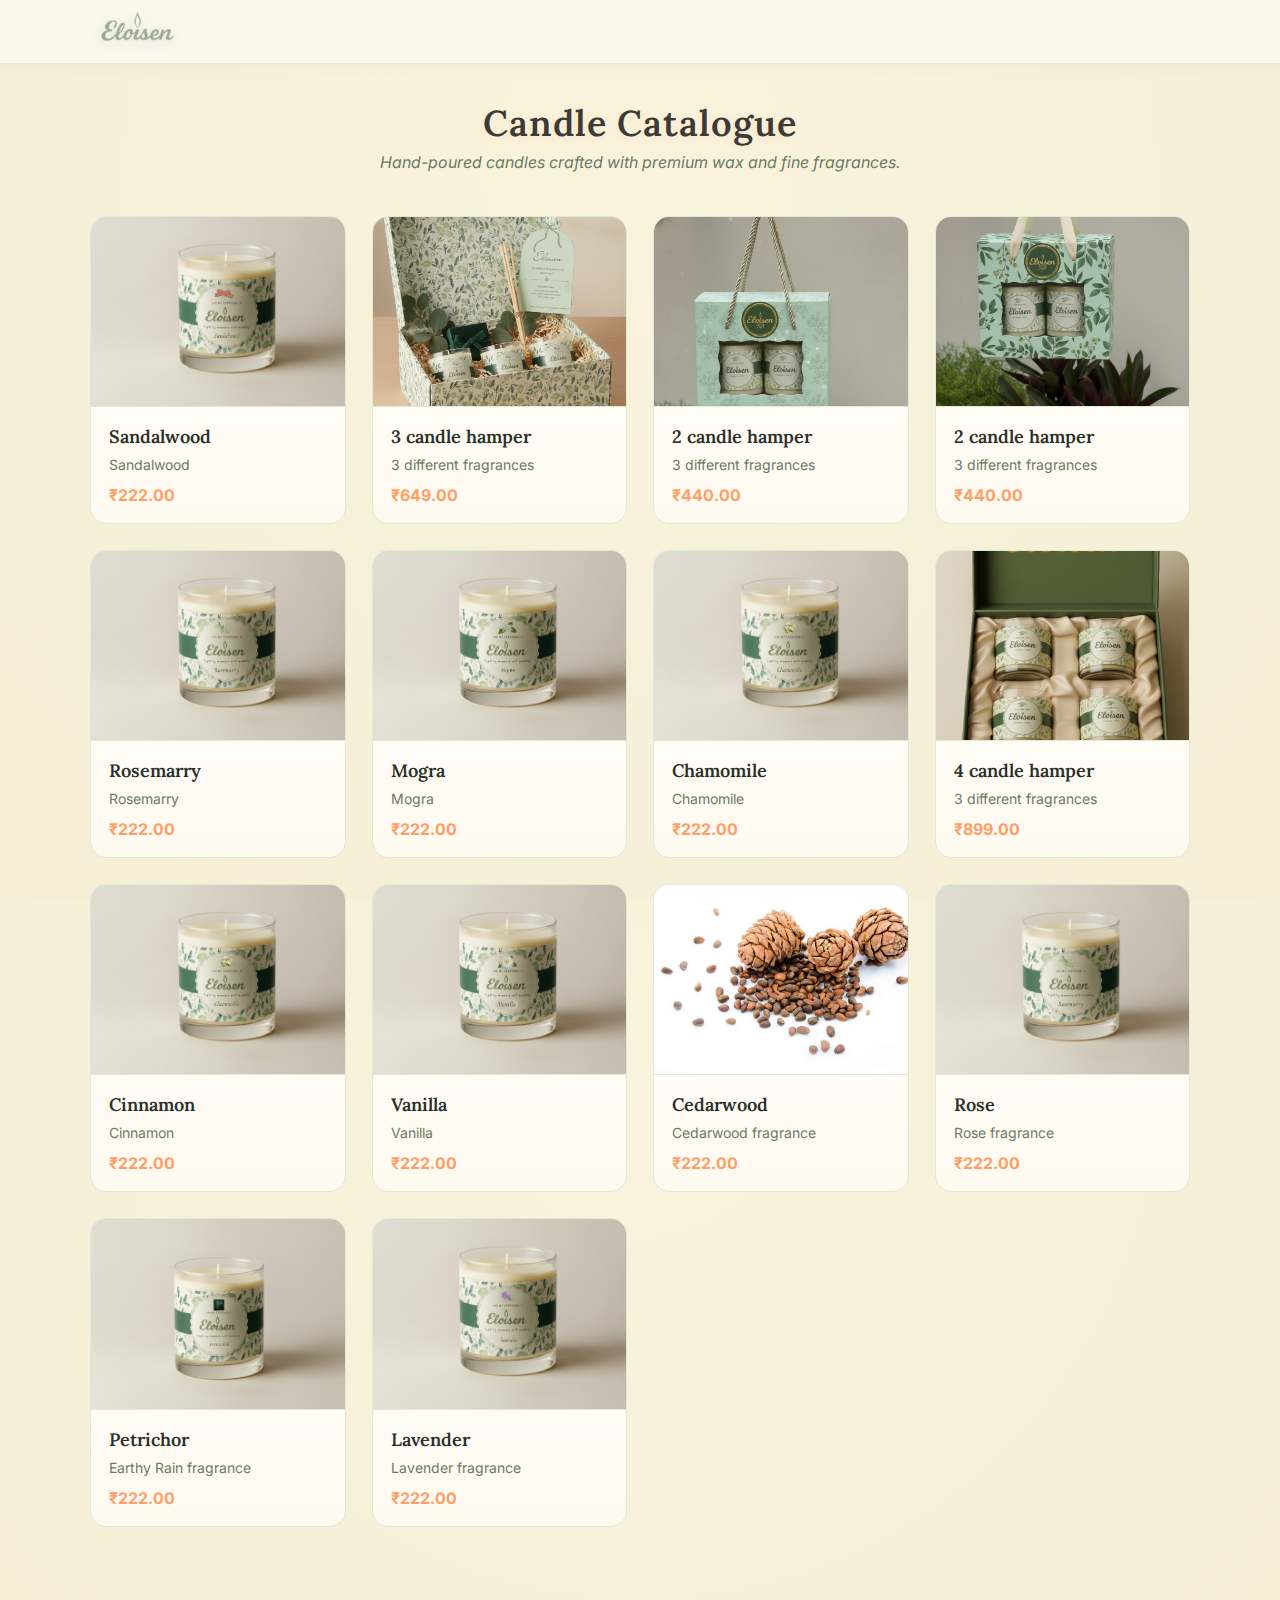
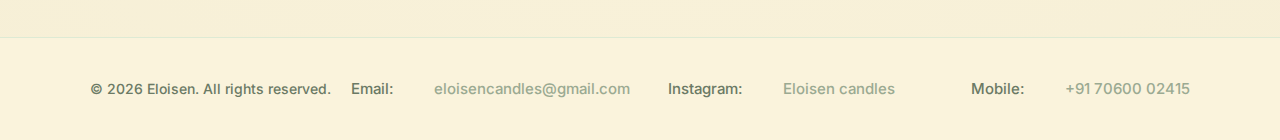
<file: index.html>
<!doctype html>
<html lang="en">
<head>
    <meta charset="utf-8">
    <meta name="viewport" content="width=device-width, initial-scale=1">
    <title>Eloisen Candle Catalogue</title>
    <link rel="preconnect" href="https://fonts.googleapis.com">
    <link rel="preconnect" href="https://fonts.gstatic.com" crossorigin>
    <link href="https://fonts.googleapis.com/css2?family=Inter:wght@400;500;600;700&display=swap" rel="stylesheet">
    <link rel="stylesheet" href="assets/styles.css">
    <meta name="description" content="Discover Eloisen candles: curated fragrances, elegant vessels, and thoughtful design.">
</head>
<body>
    <header class="site-header">
        <div class="container header-inner">
            <a class="brand" href="./">
                <img class="brand-logo" src="assets/images/logo.png" alt="Eloisen logo" width="50" height="50">
               
            </a>
           
        </div>
    </header>

    <main class="container">
        <section class="intro">
            <h2 class="intro-title">Candle Catalogue</h2>
            <p class="intro-subtitle">Hand-poured candles crafted with premium wax and fine fragrances.</p>
        </section>

        <section id="product-grid" class="grid"></section>
    </main>


<footer class="site-footer">
    <div class="container footer-content">
        <div class="footer-meta">
            © <span id="year"></span> Eloisen. All rights reserved.
        </div>
        <div class="footer-contact">
            <span class="footer-label">Email:</span>
            <a class="footer-link" href="mailto:eloisencandles@gmail.com">eloisencandles@gmail.com</a>
            <span class="footer-label">Instagram:</span>
            <a class="footer-link" href="https://www.instagram.com/eloisencandles" target="_blank" rel="noopener">Eloisen candles</a>
            <br>
            <br>
            <span class="footer-label">Mobile:</span>
            <a class="footer-link" href="tel:+9170600 02415">+91 70600 02415</a>
        </div>
    </div>
</footer>

    <script src="assets/app.js" defer></script>
</body>
</html>
</file>
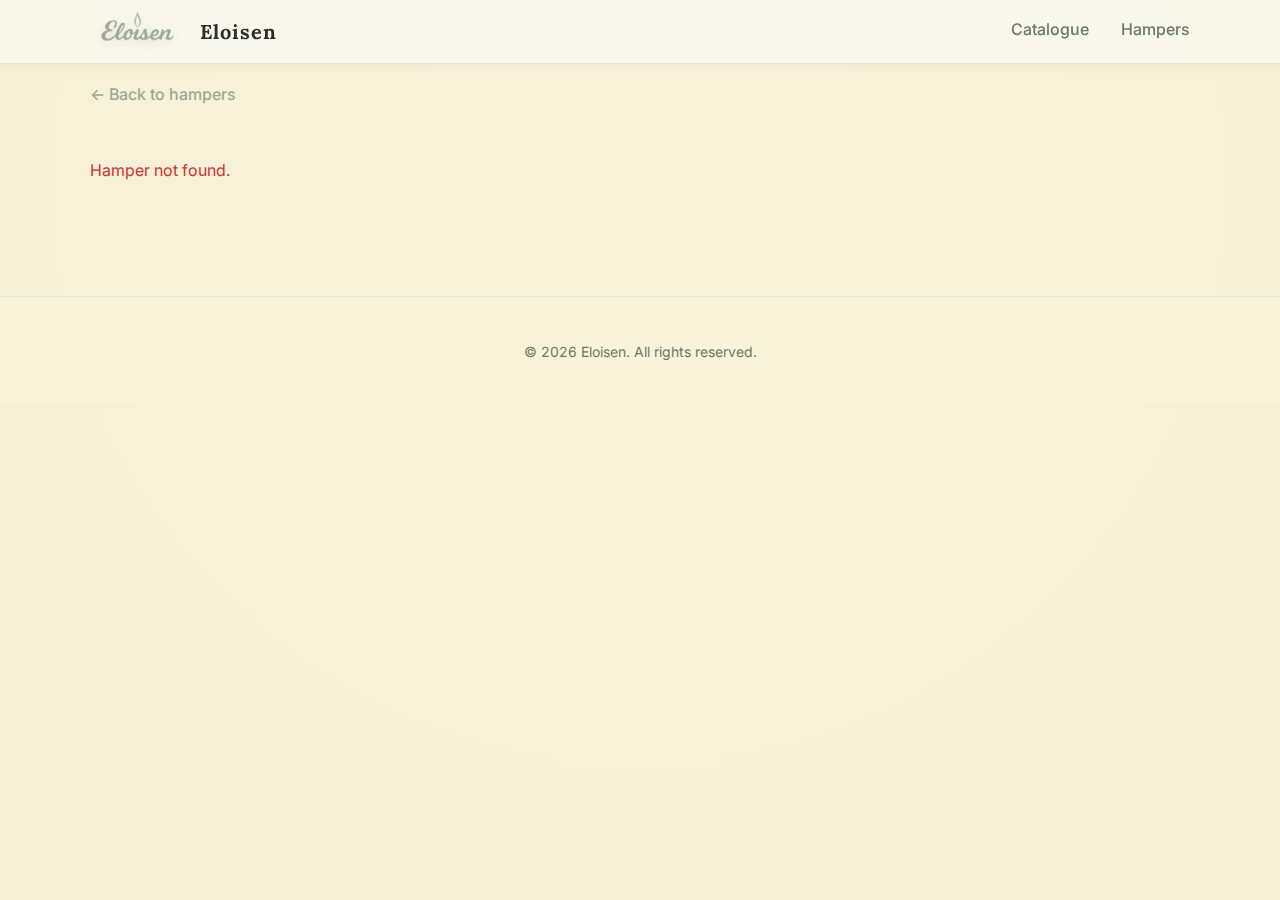
<file: hamper-detail.html>
<!doctype html>
<html lang="en">
<head>
    <meta charset="utf-8">
    <meta name="viewport" content="width=device-width, initial-scale=1">
    <title>Hamper Details</title>
    <link rel="preconnect" href="https://fonts.googleapis.com">
    <link rel="preconnect" href="https://fonts.gstatic.com" crossorigin>
    <link href="https://fonts.googleapis.com/css2?family=Inter:wght@400;500;600;700&display=swap" rel="stylesheet">
    <link rel="stylesheet" href="assets/styles.css">
    <meta name="description" content="Eloisen hamper details">
</head>
<body>
    <header class="site-header">
        <div class="container header-inner">
            <a class="brand" href="./">
                <img class="brand-logo" src="assets/images/logo.png" alt="Eloisen logo" width="64" height="64">
                <span class="brand-text">Eloisen</span>
            </a>
            <nav class="nav">
                <a class="nav-link" href="index.html">Catalogue</a>
                <a class="nav-link" href="hampers.html">Hampers</a>
            </nav>
        </div>
    </header>
    <main class="container">
        <a class="back-link" href="hampers.html">← Back to hampers</a>
        <section id="hamper-detail" class="product-detail"></section>
    </main>
    <footer class="site-footer">
        <div class="container">
            <p>© <span id="year"></span> Eloisen. All rights reserved.</p>
        </div>
    </footer>
    <script src="assets/hamper-detail.js" defer></script>
</body>
</html>
</file>
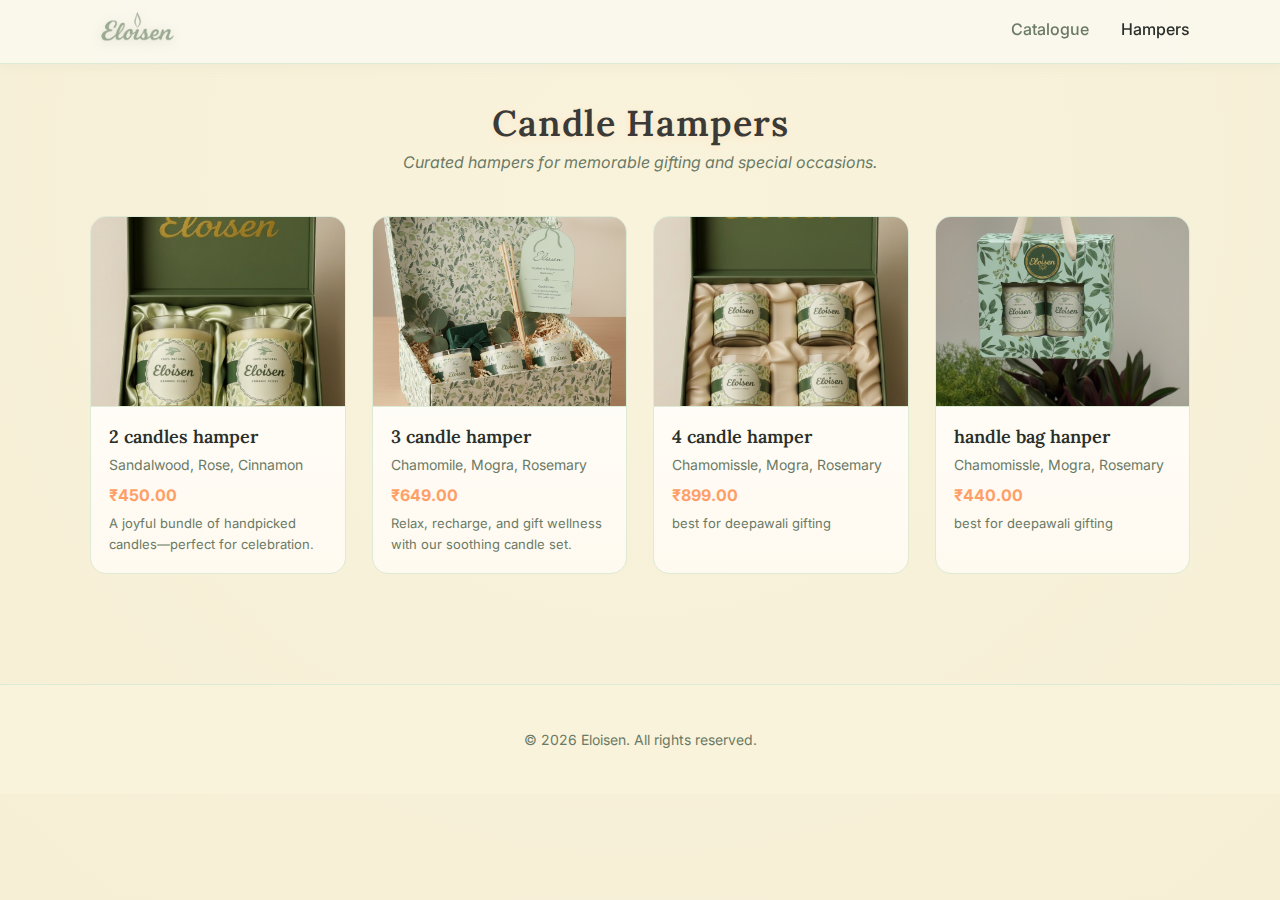
<file: hampers.html>
<!doctype html>
<html lang="en">
<head>
    <meta charset="utf-8">
    <meta name="viewport" content="width=device-width, initial-scale=1">
    <title>Eloisen Hampers</title>
    <link rel="preconnect" href="https://fonts.googleapis.com">
    <link rel="preconnect" href="https://fonts.gstatic.com" crossorigin>
    <link href="https://fonts.googleapis.com/css2?family=Inter:wght@400;500;600;700&display=swap" rel="stylesheet">
    <link rel="stylesheet" href="assets/styles.css">
    <meta name="description" content="Discover Eloisen hampers: curated candle gifts for special occasions.">
</head>
<body>
    <header class="site-header">
        <div class="container header-inner">
            <a class="brand" href="./">
                <img class="brand-logo" src="assets/images/logo.png" alt="Eloisen logo" width="64" height="64">
            </a>
            <nav class="nav">
                <a class="nav-link" href="index.html">Catalogue</a>
                <a class="nav-link is-active" href="hampers.html">Hampers</a>
            </nav>
        </div>
    </header>

    <main class="container">
        <section class="intro">
            <h2 class="intro-title">Candle Hampers</h2>
            <p class="intro-subtitle">Curated hampers for memorable gifting and special occasions.</p>
        </section>
        <section id="hamper-grid" class="grid"></section>
    </main>

    <footer class="site-footer">
        <div class="container">
            <p>© <span id="year"></span> Eloisen. All rights reserved.</p>
        </div>
    </footer>

    <script src="assets/hampers.js" defer></script>
</body>
</html>
</file>
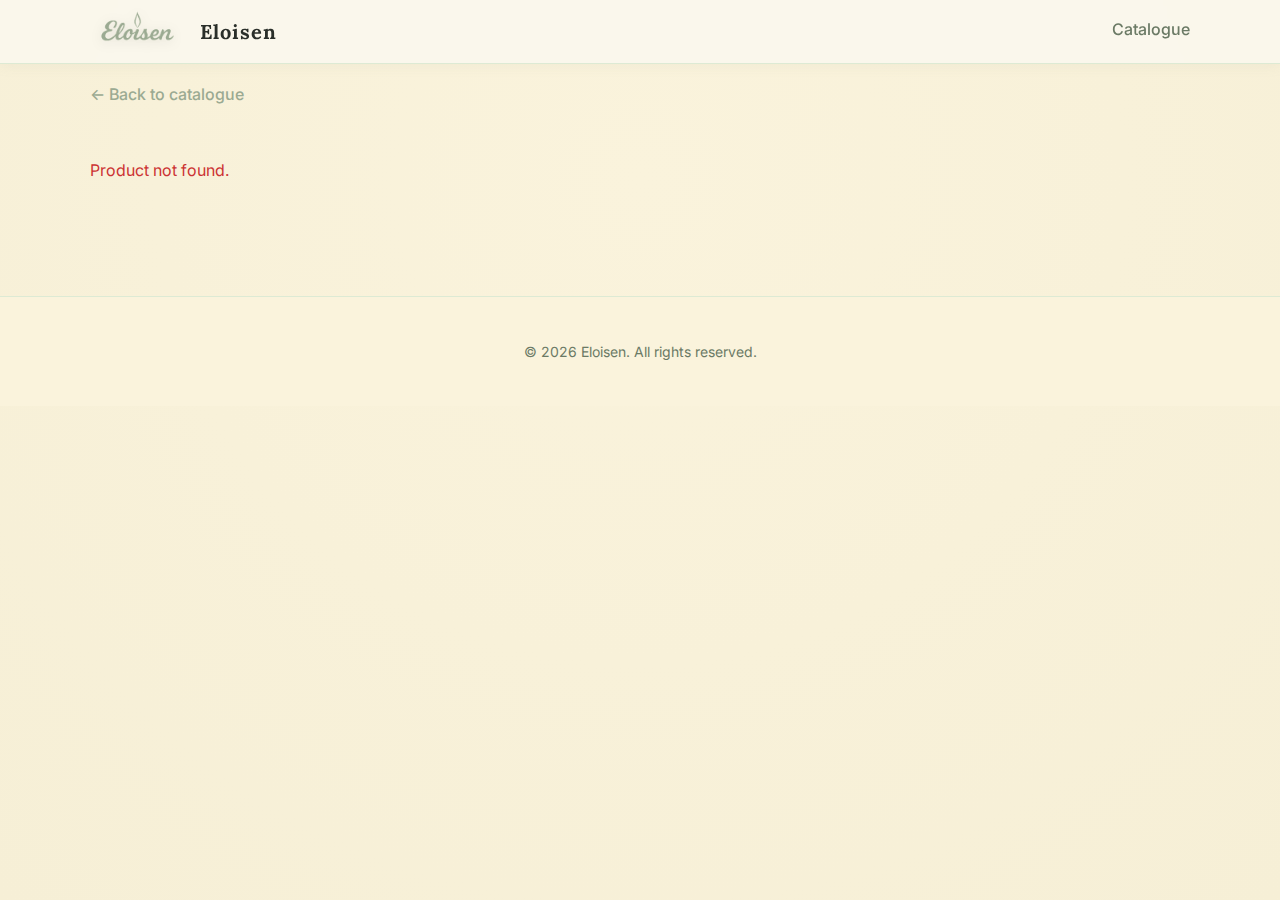
<file: product.html>
<!doctype html>
<html lang="en">
<head>
    <meta charset="utf-8">
    <meta name="viewport" content="width=device-width, initial-scale=1">
    <title>Eloisen Candle</title>
    <link rel="preconnect" href="https://fonts.googleapis.com">
    <link rel="preconnect" href="https://fonts.gstatic.com" crossorigin>
    <link href="https://fonts.googleapis.com/css2?family=Inter:wght@400;500;600;700&display=swap" rel="stylesheet">
    <link rel="stylesheet" href="assets/styles.css">
    <meta name="description" content="Eloisen candle details">
</head>
<body>
    <header class="site-header">
        <div class="container header-inner">
            <a class="brand" href="./">
                <img class="brand-logo" src="assets/images/logo.png" alt="Eloisen logo" width="28" height="28">
                <span class="brand-text">Eloisen</span>
            </a>
            <nav class="nav">
                <a class="nav-link" href="./">Catalogue</a>
            </nav>
        </div>
    </header>

    <main class="container">
        <a class="back-link" href="./">← Back to catalogue</a>
        <section id="product-detail" class="product-detail"></section>
    </main>

    <footer class="site-footer">
        <div class="container">
            <p>© <span id="year"></span> Eloisen. All rights reserved.</p>
        </div>
    </footer>

    <script src="assets/app.js" defer></script>
</body>
</html>
</file>
<file: assets/styles.css>
@import url('https://fonts.googleapis.com/css2?family=Inter:wght@400;500;600;700&family=Lora:wght@500;700&display=swap');

:root {
    --brand-green-muted: #9BAA92;
    --brand-green-pastel: #DDEAD4;
    --brand-beige-warm: #FAF3DC;
    --brand-glow: rgba(255, 190, 120, 0.25);
    --brand-flame: #FF9F68;
    --brand-dark: #3B3A36;

    --bg: var(--brand-beige-warm);
    --panel: #ffffff;
    --muted: #6b7a65;
    --text: #2a2f2a;
    --brand: var(--brand-green-muted);
    --border: var(--brand-green-pastel);
    --accent: var(--brand-green-muted);

    --font-sans: 'Inter', system-ui, -apple-system, sans-serif;
    --font-serif: 'Lora', serif;
}

@keyframes flicker {
    0%, 100% { box-shadow: 0 4px 20px 0 var(--brand-glow); }
    50% { box-shadow: 0 4px 25px 5px var(--brand-glow); }
}

@keyframes candle-glow {
    0%, 100% { background: radial-gradient(circle at 50% 20%, #FAF3DC, #F6EFD6); }
    50% { background: radial-gradient(circle at 50% 20%, #FFF3E2, #FAF3DC); }
}

* { box-sizing: border-box; }
html, body { height: 100%; }
body {
    margin: 0;
    font-family: var(--font-sans);
    color: var(--text);
    background: radial-gradient(circle at 50% 20%, #FAF3DC, #F6EFD6);
    animation: candle-glow 6s ease-in-out infinite alternate;
}

.container {
    width: min(1100px, 92%);
    margin: 0 auto;
}

.site-header {
    position: sticky;
    top: 0;
    z-index: 10;
    background: rgba(250, 248, 238, 0.85);
    backdrop-filter: blur(12px);
    border-bottom: 1px solid var(--border);
    box-shadow: 0 2px 12px rgba(155, 170, 146, 0.1);
}
.header-inner {
    display: flex;
    align-items: center;
    justify-content: space-between;
    padding: 14px 0;
}
.brand { display: inline-flex; align-items: center; gap: 10px; color: var(--text); text-decoration: none; }
.brand-text { font-weight: 700; letter-spacing: 1px; font-family: var(--font-serif); font-size: 20px; }
.brand-logo { width: 38px; height: 38px; object-fit: contain; display: block; filter: drop-shadow(0 2px 6px rgba(0,0,0,0.1)); }

.nav {
    display: flex;
    gap: 32px;
}
.nav-link {
    color: var(--muted);
    text-decoration: none;
    font-weight: 500;
    padding-bottom: 4px;
    border-bottom: 2px solid transparent;
    transition: color 0.3s ease, border-color 0.3s ease;
}
.nav-link:hover {
    color: var(--text);
    border-bottom-color: var(--brand);
}
.nav-link.is-active { color: var(--text); }

.intro { padding: 36px 0 16px; text-align: center; }
.intro-title {
    margin: 0 0 6px;
    font-size: 36px;
    font-family: var(--font-serif);
    letter-spacing: 1px;
    font-weight: 600;
    color: var(--brand-dark);
    text-shadow: 0 2px 8px rgba(255, 200, 150, 0.25);
}
.intro-subtitle { margin: 0; color: var(--muted); font-style: italic; }

.grid {
    display: grid;
    grid-template-columns: repeat(auto-fill, minmax(220px, 1fr));
    gap: 26px;
    padding: 28px 0 70px;
}

.card {
    background: linear-gradient(180deg, #ffffff 0%, #fffaf0 100%);
    border: 1px solid var(--border);
    border-radius: 16px;
    overflow: hidden;
    transition: transform 0.4s cubic-bezier(0.25, 0.46, 0.45, 0.94), 
                box-shadow 0.4s cubic-bezier(0.25, 0.46, 0.45, 0.94),
                border-color 0.4s ease;
}
.card:hover {
    transform: translateY(-8px);
    border-color: var(--brand);
    box-shadow: 0 14px 34px rgba(154, 170, 146, 0.25), 0 0 28px var(--brand-glow);
}
.card-link { color: inherit; text-decoration: none; display: block; height: 100%; }
.card-media {
    aspect-ratio: 4/3;
    width: 100%;
    object-fit: cover;
    display: block;
    border-bottom: 1px solid var(--border);
    transition: transform 0.5s ease;
}
.card:hover .card-media { transform: scale(1.05); }
.card-body { padding: 18px; display: grid; gap: 8px; }
.card-name { margin: 0; font-size: 18px; font-weight: 600; font-family: var(--font-serif); }
.card-fragrance { margin: 0; color: var(--muted); font-size: 14px; }
.card-price { margin: 4px 0 0; color: var(--brand-flame); font-weight: 700; font-size: 16px; }
.card-desc { margin: 0; color: var(--muted); font-size: 13px; line-height: 1.6; }

.product-detail { display: grid; grid-template-columns: 1fr; gap: 28px; padding: 28px 0 60px; }
@media (min-width: 860px) { .product-detail { grid-template-columns: 1.1fr 1fr; align-items: start; gap: 40px; } }

.detail-media {
    width: 100%;
    border-radius: 18px;
    border: 1px solid var(--border);
    display: block;
    box-shadow: 0 8px 24px rgba(154, 170, 146, 0.15), 0 0 20px rgba(255, 200, 150, 0.1);
}
.detail-title { 
    margin: 0 0 8px; 
    font-size: 38px; 
    font-family: var(--font-serif);
    font-weight: 600;
    color: var(--brand-dark);
    text-shadow: 0 2px 10px rgba(255, 190, 120, 0.3);
}
.detail-fragrance { margin: 0 0 10px; color: var(--muted); }
.detail-price { margin: 12px 0 16px; color: var(--brand-flame); font-weight: 700; font-size: 22px; }
.detail-desc { margin: 0 0 26px; color: var(--muted); line-height: 1.8; }

.btn {
    display: inline-block;
    background: linear-gradient(135deg, var(--brand-flame), var(--brand-green-muted));
    color: #fff;
    padding: 13px 26px;
    border: none;
    border-radius: 10px;
    font-weight: 600;
    text-decoration: none;
    cursor: pointer;
    transition: transform 0.3s ease, box-shadow 0.3s ease;
}
.btn:hover {
    transform: translateY(-3px);
    animation: flicker 1.6s infinite;
}

.meta { display: grid; gap: 8px; padding: 16px; background: rgba(255, 255, 255, 0.55); border: 1px solid var(--border); border-radius: 12px; }
.meta-row { display: flex; justify-content: space-between; color: var(--muted); font-size: 14px; }

.back-link { display: inline-block; margin: 20px 0 12px; color: var(--accent); text-decoration: none; font-weight: 500; }
.site-footer { border-top: 1px solid var(--border); color: var(--muted); margin-top: 50px; }
.site-footer .container { padding: 32px 0; text-align: center; font-size: 14px; }

@media (max-width: 599px) {
    .header-inner { padding: 10px 0; }
    .intro { padding: 20px 0 6px; }
    .intro-title, .detail-title { font-size: 26px; }
    .grid { grid-template-columns: 1fr 1fr; gap: 14px; }
    .card-body { padding: 14px; }
    .card-name { font-size: 16px; }
    .card-fragrance { font-size: 13px; }
    .card-price { font-size: 15px; }
}

@media (max-width: 380px) {
    .grid { grid-template-columns: 1fr; }
}
.site-header {
    min-height: 64px; /* Set your desired header height */
    height: 64px;     /* Or use the height you want */
    display: flex;
    align-items: center;
}

.header-inner {
    align-items: center;
}

.brand-logo {
    width: 100px;
    height: 100px;
    object-fit: contain;
    display: block;
}
.site-footer {
    border-top: 1px solid var(--border);
    background: var(--bg);
    color: var(--muted);
    font-size: 15px;
    width: 100%;
    margin-top: 40px;
}

.footer-content {
    display: flex;
    flex-wrap: wrap;
    justify-content: space-between;
    align-items: center;
    padding: 20px 0;
    gap: 10px;
}

.footer-meta {
    font-weight: 500;
    color: var(--muted);
}

.footer-contact {
    display: flex;
    gap: 16px;
    align-items: center;
    flex-wrap: wrap;
    font-size: 15px;
}

.footer-label {
    color: var(--muted);
    margin-right: 3px;
    font-weight: 500;
}

.footer-link {
    color: var(--brand);
    text-decoration: none;
    font-weight: 500;
    transition: color 0.18s;
}

.footer-link:hover {
    color: var(--accent);
    text-decoration: underline;
}

@media (max-width: 599px) {
    .footer-content {
        flex-direction: column;
        align-items: flex-start;
        gap: 8px;
    }
    .footer-contact {
        gap: 10px;
        font-size: 14px;
    }
}
.footer-contact {
    display: flex;
    gap: 38px;  /* Increased from 16px to 38px for a noticeable separation */
    align-items: center;
    flex-wrap: wrap;
    font-size: 15px;
}
</file>
